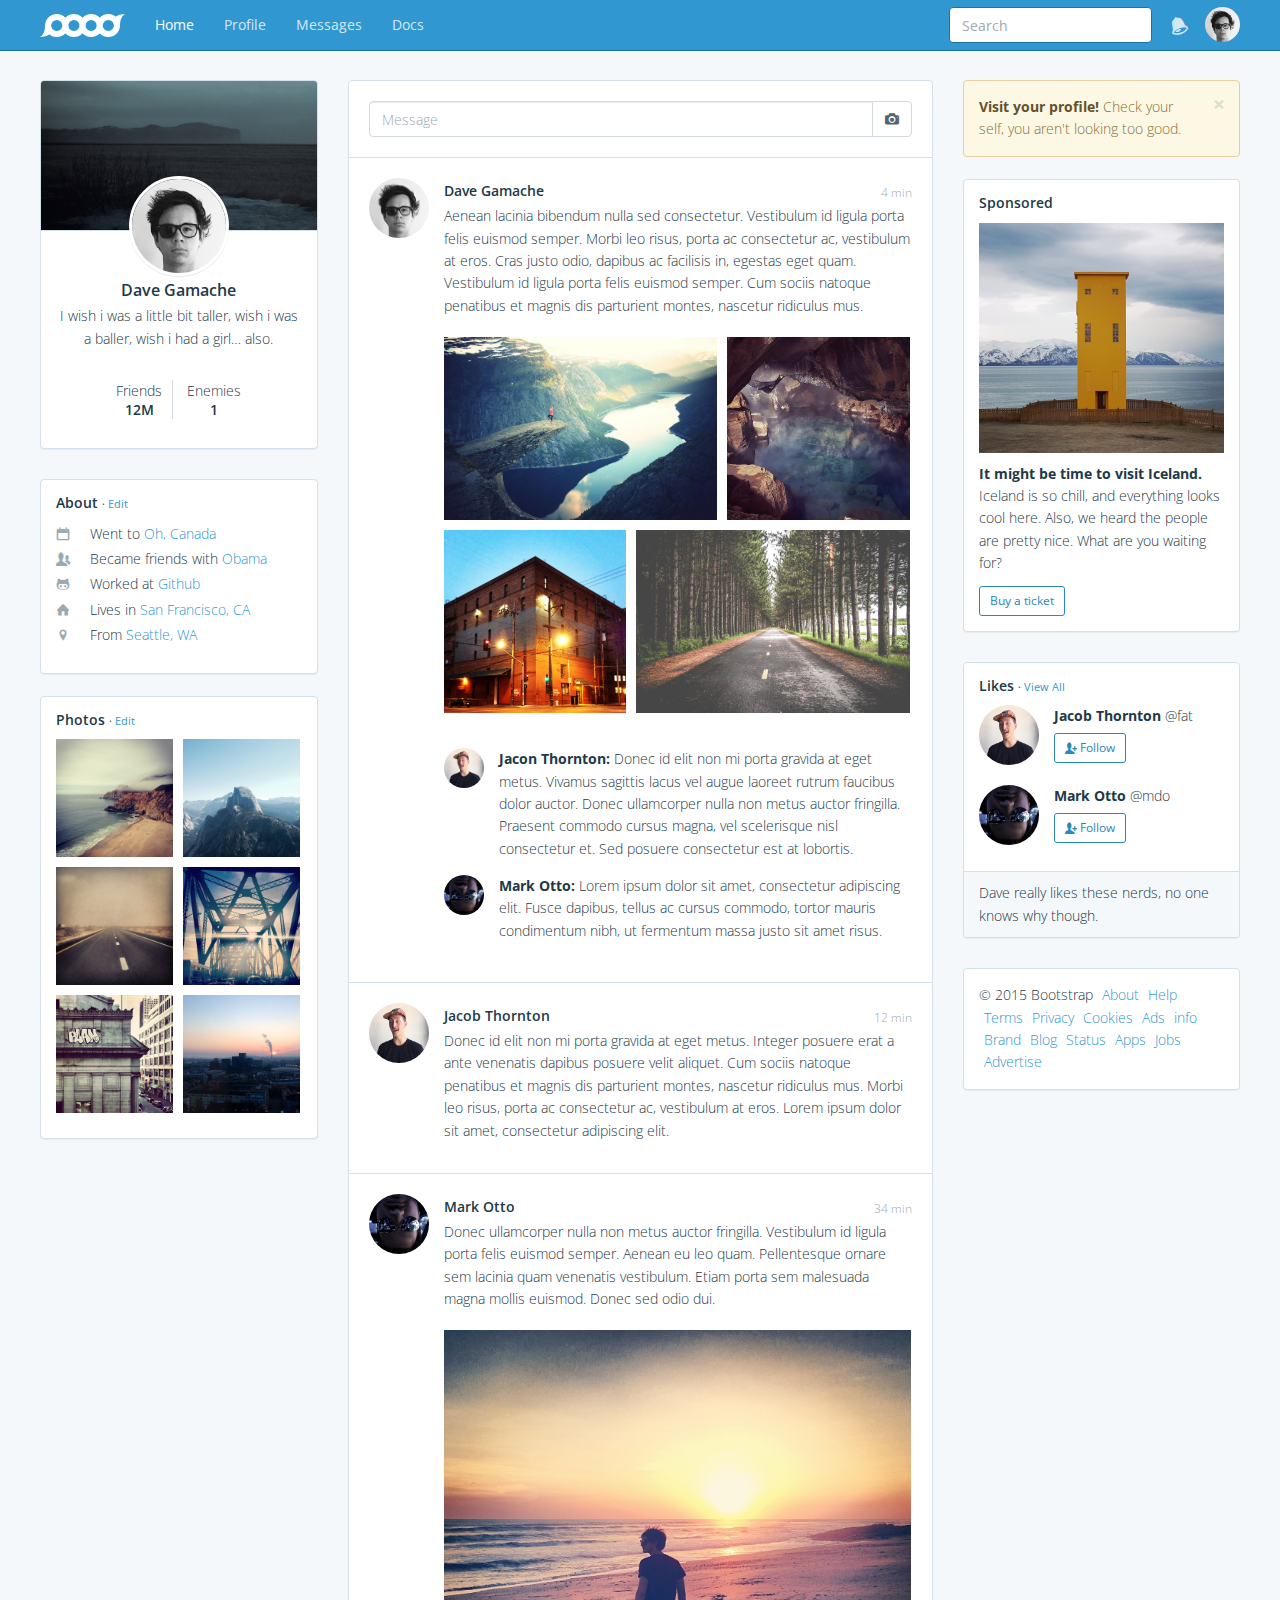
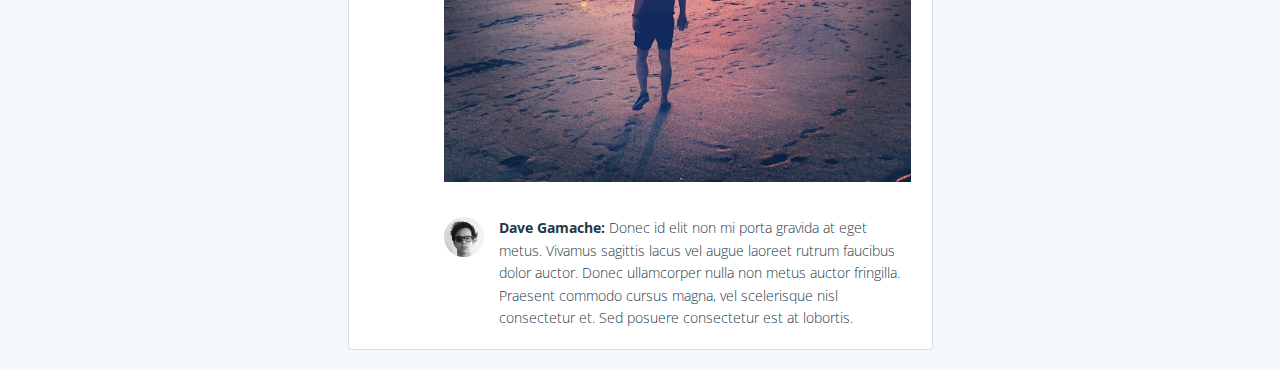
<file: home/index.html>
<!DOCTYPE html>
<html lang="en">
  <head>
    <meta charset="utf-8">
    <meta http-equiv="X-UA-Compatible" content="IE=edge">
    <meta name="viewport" content="width=device-width, initial-scale=1">
    <meta name="description" content="">
    <meta name="keywords" content="">
    <meta name="author" content="">

    <title>
      
        Home &middot; Application theme &middot; Official Bootstrap Themes
      
    </title>

    <link href='http://fonts.googleapis.com/css?family=Open+Sans:400,300,600' rel='stylesheet' type='text/css'>
    <link href="/content/css/toolkit.css" rel="stylesheet">
    
    <link href="/content/css/application.css" rel="stylesheet">

    <style>
      /* note: this is a hack for ios iframe for bootstrap themes shopify page */
      /* this chunk of css is not part of the toolkit :) */
      body {
        width: 1px;
        min-width: 100%;
        *width: 100%;
      }
    </style>

  </head>


<body class="ang">
  <div class="anq" id="app-growl"></div>

<nav class="ck pd ot app-navbar">
  <div class="by">
    <div class="os">
      <button type="button" class="ov collapsed" data-toggle="collapse" data-target="#navbar-collapse-main">
        <span class="cv">Toggle navigation</span>
        <span class="ow"></span>
        <span class="ow"></span>
        <span class="ow"></span>
      </button>
      <a class="e" href="/">
        <img src="/content/img/brand-white.png" alt="brand">
      </a>
    </div>
    <div class="f collapse" id="navbar-collapse-main">

        <ul class="nav navbar-nav st">
          <li class="active">
            <a href="/">Home</a>
          </li>
          <li>
            <a href="/profile/">Profile</a>
          </li>
          <li>
            <a data-toggle="modal" href="/#msgModal">Messages</a>
          </li>
          <li>
            <a href="/docs/">Docs</a>
          </li>
        </ul>

        <ul class="nav navbar-nav oh ale st">
          <li >
            <a class="g" href="/notifications/">
              <span class="h ws"></span>
            </a>
          </li>
          <li>
            <button class="cg fm oy anl" data-toggle="popover">
              <img class="cu" src="/content/img/avatar-dhg.png">
            </button>
          </li>
        </ul>

        <form class="ox oh i" role="search">
          <div class="et">
            <input type="text" class="form-control" data-action="grow" placeholder="Search">
          </div>
        </form>

        <ul class="nav navbar-nav su sv sw">
          <li><a href="/">Home</a></li>
          <li><a href="/profile/">Profile</a></li>
          <li><a href="/notifications/">Notifications</a></li>
          <li><a data-toggle="modal" href="/#msgModal">Messages</a></li>
          <li><a href="/docs/">Docs</a></li>
          <li><a href="/#" data-action="growl">Growl</a></li>
          <li><a href="/login/">Logout</a></li>
        </ul>

        <ul class="nav navbar-nav hidden">
          <li><a href="/#" data-action="growl">Growl</a></li>
          <li><a href="/login/">Logout</a></li>
        </ul>
      </div>
  </div>
</nav>

<div class="cd fade" id="msgModal" tabindex="-1" role="dialog" aria-labelledby="msgModal" aria-hidden="true">
  <div class="modal-dialog">
    <div class="modal-content">
      <div class="d">
        <button type="button" class="close" data-dismiss="modal" aria-hidden="true">&times;</button>
        <button type="button" class="cg fx fp eg k js-newMsg">New message</button>
        <h4 class="modal-title">Messages</h4>
      </div>

      <div class="modal-body amf js-modalBody">
        <div class="up">
          <div class="qp cj ca js-msgGroup">
            <a href="/#" class="b">
              <div class="qg">
                <span class="qk">
                <img class="cu qi" src="/content/img/avatar-fat.jpg">
                </span>
                <div class="qh">
                  <strong>Jacob Thornton</strong> and <strong>1 other</strong>
                  <div class="aof">
                    Aenean eu leo quam. Pellentesque ornare sem lacinia quam &hellip;
                  </div>
                </div>
              </div>
            </a>
            <a href="/#" class="b">
              <div class="qg">
                <span class="qk">
                  <img class="cu qi" src="/content/img/avatar-mdo.png">
                </span>
                <div class="qh">
                  <strong>Mark Otto</strong> and <strong>3 others</strong>
                  <div class="aof">
                    Brunch sustainable placeat vegan bicycle rights yeah…
                  </div>
                </div>
              </div>
            </a>
            <a href="/#" class="b">
              <div class="qg">
                <span class="qk">
                  <img class="cu qi" src="/content/img/avatar-dhg.png">
                </span>
                <div class="qh">
                  <strong>Dave Gamache</strong>
                  <div class="aof">
                    Brunch sustainable placeat vegan bicycle rights yeah…
                  </div>
                </div>
              </div>
            </a>
            <a href="/#" class="b">
              <div class="qg">
                <span class="qk">
                  <img class="cu qi" src="/content/img/avatar-fat.jpg">
                </span>
                <div class="qh">
                  <strong>Jacob Thornton</strong> and <strong>1 other</strong>
                  <div class="aof">
                    Aenean eu leo quam. Pellentesque ornare sem lacinia quam &hellip;
                  </div>
                </div>
              </div>
            </a>
            <a href="/#" class="b">
              <div class="qg">
                <span class="qk">
                  <img class="cu qi" src="/content/img/avatar-mdo.png">
                </span>
                <div class="qh">
                  <strong>Mark Otto</strong> and <strong>3 others</strong>
                  <div class="aof">
                    Brunch sustainable placeat vegan bicycle rights yeah…
                  </div>
                </div>
              </div>
            </a>
            <a href="/#" class="b">
              <div class="qg">
                <span class="qk">
                  <img class="cu qi" src="/content/img/avatar-dhg.png">
                </span>
                <div class="qh">
                  <strong>Dave Gamache</strong>
                  <div class="aof">
                    Brunch sustainable placeat vegan bicycle rights yeah…
                  </div>
                </div>
              </div>
            </a>
            <a href="/#" class="b">
              <div class="qg">
                <span class="qk">
                  <img class="cu qi" src="/content/img/avatar-fat.jpg">
                </span>
                <div class="qh">
                  <strong>Jacob Thornton</strong> and <strong>1 other</strong>
                  <div class="aof">
                    Aenean eu leo quam. Pellentesque ornare sem lacinia quam &hellip;
                  </div>
                </div>
              </div>
            </a>
            <a href="/#" class="b">
              <div class="qg">
                <span class="qk">
                  <img class="cu qi" src="/content/img/avatar-mdo.png">
                </span>
                <div class="qh">
                  <strong>Mark Otto</strong> and <strong>3 others</strong>
                  <div class="aof">
                    Brunch sustainable placeat vegan bicycle rights yeah…
                  </div>
                </div>
              </div>
            </a>
            <a href="/#" class="b">
              <div class="qg">
                <span class="qk">
                  <img class="cu qi" src="/content/img/avatar-dhg.png">
                </span>
                <div class="qh">
                  <strong>Dave Gamache</strong>
                  <div class="aof">
                    Brunch sustainable placeat vegan bicycle rights yeah…
                  </div>
                </div>
              </div>
            </a>
          </div>

          <div class="hide alj js-conversation">
            <ul class="qp aob">
              <li class="qg aoe alu">
                <div class="qh">
                  <div class="aoc">
                    Aenean eu leo quam. Pellentesque ornare sem lacinia quam venenatis vestibulum. Nulla vitae elit libero, a pharetra augue. Maecenas sed diam eget risus varius blandit sit amet non magna. Morbi leo risus, porta ac consectetur ac, vestibulum at eros. Sed posuere consectetur est at lobortis.
                  </div>
                  <div class="aod">
                    <small class="dp">
                      <a href="/#">Dave Gamache</a> at 4:20PM
                    </small>
                  </div>
                </div>
                <a class="qj" href="/#">
                  <img class="cu qi" src="/content/img/avatar-dhg.png">
                </a>
              </li>

              <li class="qg alu">
                <a class="qk" href="/#">
                  <img class="cu qi" src="/content/img/avatar-fat.jpg">
                </a>
                <div class="qh">
                  <div class="aoc">
                   Cras justo odio, dapibus ac facilisis in, egestas eget quam. Duis mollis, est non commodo luctus, nisi erat porttitor ligula, eget lacinia odio sem nec elit. Praesent commodo cursus magna, vel scelerisque nisl consectetur et.
                  </div>
                  <div class="aoc">
                   Vestibulum id ligula porta felis euismod semper. Aenean lacinia bibendum nulla sed consectetur. Cras justo odio, dapibus ac facilisis in, egestas eget quam. Morbi leo risus, porta ac consectetur ac, vestibulum at eros. Praesent commodo cursus magna, vel scelerisque nisl consectetur et. Nullam quis risus eget urna mollis ornare vel eu leo. Morbi leo risus, porta ac consectetur ac, vestibulum at eros.
                  </div>
                  <div class="aoc">
                   Cras mattis consectetur purus sit amet fermentum. Donec sed odio dui. Integer posuere erat a ante venenatis dapibus posuere velit aliquet. Nulla vitae elit libero, a pharetra augue. Donec id elit non mi porta gravida at eget metus.
                  </div>
                  <div class="aod">
                    <small class="dp">
                      <a href="/#">Fat</a> at 4:28PM
                    </small>
                  </div>
                </div>
              </li>

              <li class="qg alu">
                <a class="qk" href="/#">
                  <img class="cu qi" src="/content/img/avatar-mdo.png">
                </a>
                <div class="qh">
                  <div class="aoc">
                   Etiam porta sem malesuada magna mollis euismod. Donec id elit non mi porta gravida at eget metus. Praesent commodo cursus magna, vel scelerisque nisl consectetur et. Etiam porta sem malesuada magna mollis euismod. Morbi leo risus, porta ac consectetur ac, vestibulum at eros. Aenean lacinia bibendum nulla sed consectetur.
                  </div>
                  <div class="aoc">
                   Curabitur blandit tempus porttitor. Integer posuere erat a ante venenatis dapibus posuere velit aliquet. Duis mollis, est non commodo luctus, nisi erat porttitor ligula, eget lacinia odio sem nec elit.
                  </div>
                  <div class="aod">
                    <small class="dp">
                      <a href="/#">Mark Otto</a> at 4:20PM
                    </small>
                  </div>
                </div>
              </li>

              <li class="qg aoe alu">
                <div class="qh">
                  <div class="aoc">
                    Aenean eu leo quam. Pellentesque ornare sem lacinia quam venenatis vestibulum. Nulla vitae elit libero, a pharetra augue. Maecenas sed diam eget risus varius blandit sit amet non magna. Morbi leo risus, porta ac consectetur ac, vestibulum at eros. Sed posuere consectetur est at lobortis.
                  </div>
                  <div class="aod">
                    <small class="dp">
                      <a href="/#">Dave Gamache</a> at 4:20PM
                    </small>
                  </div>
                </div>
                <a class="qj" href="/#">
                  <img class="cu qi" src="/content/img/avatar-dhg.png">
                </a>
              </li>

              <li class="qg alu">
                <a class="qk" href="/#">
                  <img class="cu qi" src="/content/img/avatar-fat.jpg">
                </a>
                <div class="qh">
                  <div class="aoc">
                   Cras justo odio, dapibus ac facilisis in, egestas eget quam. Duis mollis, est non commodo luctus, nisi erat porttitor ligula, eget lacinia odio sem nec elit. Praesent commodo cursus magna, vel scelerisque nisl consectetur et.
                  </div>
                  <div class="aoc">
                   Vestibulum id ligula porta felis euismod semper. Aenean lacinia bibendum nulla sed consectetur. Cras justo odio, dapibus ac facilisis in, egestas eget quam. Morbi leo risus, porta ac consectetur ac, vestibulum at eros. Praesent commodo cursus magna, vel scelerisque nisl consectetur et. Nullam quis risus eget urna mollis ornare vel eu leo. Morbi leo risus, porta ac consectetur ac, vestibulum at eros.
                  </div>
                  <div class="aoc">
                   Cras mattis consectetur purus sit amet fermentum. Donec sed odio dui. Integer posuere erat a ante venenatis dapibus posuere velit aliquet. Nulla vitae elit libero, a pharetra augue. Donec id elit non mi porta gravida at eget metus.
                  </div>
                  <div class="aod">
                    <small class="dp">
                      <a href="/#">Fat</a> at 4:28PM
                    </small>
                  </div>
                </div>
              </li>

              <li class="qg alm">
                <a class="qk" href="/#">
                  <img class="cu qi" src="/content/img/avatar-mdo.png">
                </a>
                <div class="qh">
                  <div class="aoc">
                   Etiam porta sem malesuada magna mollis euismod. Donec id elit non mi porta gravida at eget metus. Praesent commodo cursus magna, vel scelerisque nisl consectetur et. Etiam porta sem malesuada magna mollis euismod. Morbi leo risus, porta ac consectetur ac, vestibulum at eros. Aenean lacinia bibendum nulla sed consectetur.
                  </div>
                  <div class="aoc">
                   Curabitur blandit tempus porttitor. Integer posuere erat a ante venenatis dapibus posuere velit aliquet. Duis mollis, est non commodo luctus, nisi erat porttitor ligula, eget lacinia odio sem nec elit.
                  </div>
                  <div class="aod">
                    <small class="dp">
                      <a href="/#">Mark Otto</a> at 4:20PM
                    </small>
                  </div>
                </div>
              </li>
            </ul>
          </div>
        </div>
      </div>
    </div>
  </div>
</div>

<div class="cd fade" id="userModal" tabindex="-1" role="dialog" aria-labelledby="userModal" aria-hidden="true">
  <div class="modal-dialog">
    <div class="modal-content">
      <div class="d">
        <button type="button" class="close" data-dismiss="modal" aria-hidden="true">&times;</button>
        <h4 class="modal-title">Users</h4>
      </div>

      <div class="modal-body amf">
        <div class="up">
          <ul class="qp cj ca">
            <li class="b">
              <div class="qg">
                <a class="qk" href="/#">
                  <img class="qi cu" src="/content/img/avatar-fat.jpg">
                </a>
                <div class="qh">
                  <button class="cg fm fx eg">
                    <span class="c aol"></span> Follow
                  </button>
                  <strong>Jacob Thornton</strong>
                  <p>@fat - San Francisco</p>
                </div>
              </div>
            </li>
            <li class="b">
              <div class="qg">
                <a class="qk" href="/#">
                  <img class="qi cu" src="/content/img/avatar-dhg.png">
                </a>
                <div class="qh">
                  <button class="cg fm fx eg">
                    <span class="c aol"></span> Follow
                  </button>
                  <strong>Dave Gamache</strong>
                  <p>@dhg - Palo Alto</p>
                </div>
              </div>
            </li>
            <li class="b">
              <div class="qg">
                <a class="qk" href="/#">
                  <img class="qi cu" src="/content/img/avatar-mdo.png">
                </a>
                <div class="qh">
                  <button class="cg fm fx eg">
                    <span class="c aol"></span> Follow
                  </button>
                  <strong>Mark Otto</strong>
                  <p>@mdo - San Francisco</p>
                </div>
              </div>
            </li>
          </ul>
        </div>
      </div>
    </div>
  </div>
</div>


<div class="by amt">
  <div class="gd">
    <div class="go">
      <div class="qw rd aog alu">
        <div class="qy" style="background-image: url(/content/img/iceland.jpg);"></div>
        <div class="qx dj">
          <a href="/profile/">
            <img
              class="aoh"
              src="/content/img/avatar-dhg.png">
          </a>

          <h5 class="qz">
            <a class="aku" href="/profile/">Dave Gamache</a>
          </h5>

          <p class="alu">I wish i was a little bit taller, wish i was a baller, wish i had a girl… also.</p>

          <ul class="aoi">
            <li class="aoj">
              <a href="/#userModal" class="aku" data-toggle="modal">
                Friends
                <h5 class="ali">12M</h5>
              </a>
            </li>

            <li class="aoj">
              <a href="/#userModal" class="aku" data-toggle="modal">
                Enemies
                <h5 class="ali">1</h5>
              </a>
            </li>
          </ul>
        </div>
      </div>

      <div class="qw rd sn sq">
        <div class="qx">
          <h5 class="ald">About <small>· <a href="/#">Edit</a></small></h5>
          <ul class="eb tc">
            <li><span class="dp h xh all"></span>Went to <a href="/#">Oh, Canada</a>
            <li><span class="dp h ajw all"></span>Became friends with <a href="/#">Obama</a>
            <li><span class="dp h abu all"></span>Worked at <a href="/#">Github</a>
            <li><span class="dp h ack all"></span>Lives in <a href="/#">San Francisco, CA</a>
            <li><span class="dp h adt all"></span>From <a href="/#">Seattle, WA</a>
          </ul>
        </div>
      </div>

       <div class="qw rd sn sq">
        <div class="qx">
          <h5 class="ald">Photos <small>· <a href="/#">Edit</a></small></h5>
          <div data-grid="images" data-target-height="150">
            <div>
              <img data-width="640" data-height="640" data-action="zoom" src="/content/img/instagram_5.jpg">
            </div>

            <div>
              <img data-width="640" data-height="640" data-action="zoom" src="/content/img/instagram_6.jpg">
            </div>

            <div>
              <img data-width="640" data-height="640" data-action="zoom" src="/content/img/instagram_7.jpg">
            </div>

            <div>
              <img data-width="640" data-height="640" data-action="zoom" src="/content/img/instagram_8.jpg">
            </div>

            <div>
              <img data-width="640" data-height="640" data-action="zoom" src="/content/img/instagram_9.jpg">
            </div>

            <div>
              <img data-width="640" data-height="640" data-action="zoom" src="/content/img/instagram_10.jpg">
            </div>
          </div>
        </div>
      </div>
    </div>

    <div class="ha">
      <ul class="ca qp anx">

        <li class="qg b aml">
          <div class="input-group">
            <input type="text" class="form-control" placeholder="Message">
            <div class="fj">
              <button type="button" class="cg fm">
                <span class="h xi"></span>
              </button>
            </div>
          </div>
        </li>

        <li class="qg b aml">
          <a class="qk" href="/#">
            <img
              class="qi cu"
              src="/content/img/avatar-dhg.png">
          </a>
          <div class="qh">
            <div class="qo">
              <small class="eg dp">4 min</small>
              <h5>Dave Gamache</h5>
            </div>

            <p>
              Aenean lacinia bibendum nulla sed consectetur. Vestibulum id ligula porta felis euismod semper. Morbi leo risus, porta ac consectetur ac, vestibulum at eros. Cras justo odio, dapibus ac facilisis in, egestas eget quam. Vestibulum id ligula porta felis euismod semper. Cum sociis natoque penatibus et magnis dis parturient montes, nascetur ridiculus mus.
            </p>

            <div class="any" data-grid="images">
              <div style="display: none">
                <img data-action="zoom" data-width="1050" data-height="700" src="/content/img/unsplash_1.jpg">
              </div>

              <div style="display: none">
                <img data-action="zoom" data-width="640" data-height="640" src="/content/img/instagram_1.jpg">
              </div>

              <div style="display: none">
                <img data-action="zoom" data-width="640" data-height="640" src="/content/img/instagram_13.jpg">
              </div>

              <div style="display: none">
                <img data-action="zoom" data-width="1048" data-height="700" src="/content/img/unsplash_2.jpg">
              </div>
            </div>

            <ul class="qp alm">
              <li class="qg">
                <a class="qk" href="/#">
                  <img
                    class="qi cu"
                    src="/content/img/avatar-fat.jpg">
                </a>
                <div class="qh">
                  <strong>Jacon Thornton: </strong>
                  Donec id elit non mi porta gravida at eget metus. Vivamus sagittis lacus vel augue laoreet rutrum faucibus dolor auctor. Donec ullamcorper nulla non metus auctor fringilla. Praesent commodo cursus magna, vel scelerisque nisl consectetur et. Sed posuere consectetur est at lobortis.
                </div>
              </li>
              <li class="qg">
                <a class="qk" href="/#">
                  <img
                    class="qi cu"
                    src="/content/img/avatar-mdo.png">
                </a>
                <div class="qh">
                  <strong>Mark Otto: </strong>
                  Lorem ipsum dolor sit amet, consectetur adipiscing elit. Fusce dapibus, tellus ac cursus commodo, tortor mauris condimentum nibh, ut fermentum massa justo sit amet risus.
                </div>
              </li>
            </ul>
          </div>
        </li>

        <li class="qg b aml">
          <a class="qk" href="/#">
            <img
              class="qi cu"
              src="/content/img/avatar-fat.jpg">
          </a>
          <div class="qh">
            <div class="aoc">
              <div class="qo">
                <small class="eg dp">12 min</small>
                <h5>Jacob Thornton</h5>
              </div>
              <p>
                Donec id elit non mi porta gravida at eget metus. Integer posuere erat a ante venenatis dapibus posuere velit aliquet. Cum sociis natoque penatibus et magnis dis parturient montes, nascetur ridiculus mus. Morbi leo risus, porta ac consectetur ac, vestibulum at eros. Lorem ipsum dolor sit amet, consectetur adipiscing elit.
              </p>
            </div>
          </div>
        </li>

        <li class="qg b aml">
          <a class="qk" href="/#">
            <img
              class="qi cu"
              src="/content/img/avatar-mdo.png">
          </a>
          <div class="qh">
            <div class="qo">
              <small class="eg dp">34 min</small>
              <h5>Mark Otto</h5>
            </div>

            <p>
              Donec ullamcorper nulla non metus auctor fringilla. Vestibulum id ligula porta felis euismod semper. Aenean eu leo quam. Pellentesque ornare sem lacinia quam venenatis vestibulum. Etiam porta sem malesuada magna mollis euismod. Donec sed odio dui.
            </p>

            <div class="any" data-grid="images">
              <img style="display: none" data-width="640" data-height="640" data-action="zoom" src="/content/img/instagram_3.jpg">
            </div>

            <ul class="qp">
              <li class="qg">
                <a class="qk" href="/#">
                  <img
                    class="qi cu"
                    src="/content/img/avatar-dhg.png">
                </a>
                <div class="qh">
                  <strong>Dave Gamache: </strong>
                  Donec id elit non mi porta gravida at eget metus. Vivamus sagittis lacus vel augue laoreet rutrum faucibus dolor auctor. Donec ullamcorper nulla non metus auctor fringilla. Praesent commodo cursus magna, vel scelerisque nisl consectetur et. Sed posuere consectetur est at lobortis.
                </div>
              </li>
            </ul>
          </div>
        </li>
      </ul>
    </div>
    <div class="go">
      <div class="alert pw alert-dismissible st" role="alert">
        <button type="button" class="close" data-dismiss="alert" aria-label="Close"><span aria-hidden="true">&times;</span></button>
        <a class="ps" href="/profile">Visit your profile!</a> Check your self, you aren't looking too good.
      </div>

      <div class="qw rd alu st">
        <div class="qx">
          <h5 class="ald">Sponsored</h5>
          <div data-grid="images" data-target-height="150">
            <img class="qi" data-width="640" data-height="640" data-action="zoom" src="/content/img/instagram_2.jpg">
          </div>
          <p><strong>It might be time to visit Iceland.</strong> Iceland is so chill, and everything looks cool here. Also, we heard the people are pretty nice. What are you waiting for?</p>
          <button class="cg ts fx">Buy a ticket</button>
        </div>
      </div>

      <div class="qw rd alu st">
        <div class="qx">
        <h5 class="ald">Likes <small>· <a href="/#">View All</a></small></h5>
        <ul class="qp anx">
          <li class="qg alm">
            <a class="qk" href="/#">
              <img
                class="qi cu"
                src="/content/img/avatar-fat.jpg">
            </a>
            <div class="qh">
              <strong>Jacob Thornton</strong> @fat
              <div class="aoa">
                <button class="cg ts fx">
                  <span class="h vc"></span> Follow</button>
              </div>
            </div>
          </li>
           <li class="qg">
            <a class="qk" href="/#">
              <img
                class="qi cu"
                src="/content/img/avatar-mdo.png">
            </a>
            <div class="qh">
              <strong>Mark Otto</strong> @mdo
              <div class="aoa">
                <button class="cg ts fx">
                  <span class="h vc"></span> Follow</button></button>
              </div>
            </div>
          </li>
        </ul>
        </div>
        <div class="ra">
          Dave really likes these nerds, no one knows why though.
        </div>
      </div>

      <div class="qw rd aok">
        <div class="qx">
          © 2015 Bootstrap

          <a href="/#">About</a>
          <a href="/#">Help</a>
          <a href="/#">Terms</a>
          <a href="/#">Privacy</a>
          <a href="/#">Cookies</a>
          <a href="/#">Ads </a>

          <a href="/#">info</a>
          <a href="/#">Brand</a>
          <a href="/#">Blog</a>
          <a href="/#">Status</a>
          <a href="/#">Apps</a>
          <a href="/#">Jobs</a>
          <a href="/#">Advertise</a>
        </div>
      </div>
    </div>
  </div>
</div>


    <script src="/content/js/jquery.min.js"></script>
    <script src="/content/js/chart.js"></script>
    <script src="/content/js/toolkit.js"></script>
    <script src="/content/js/application.js"></script>
    <script>
      // execute/clear BS loaders for docs
      $(function(){
        if (window.BS&&window.BS.loader&&window.BS.loader.length) {
          while(BS.loader.length){(BS.loader.pop())()}
        }
      })
    </script>
  </body>
</html>
</file>
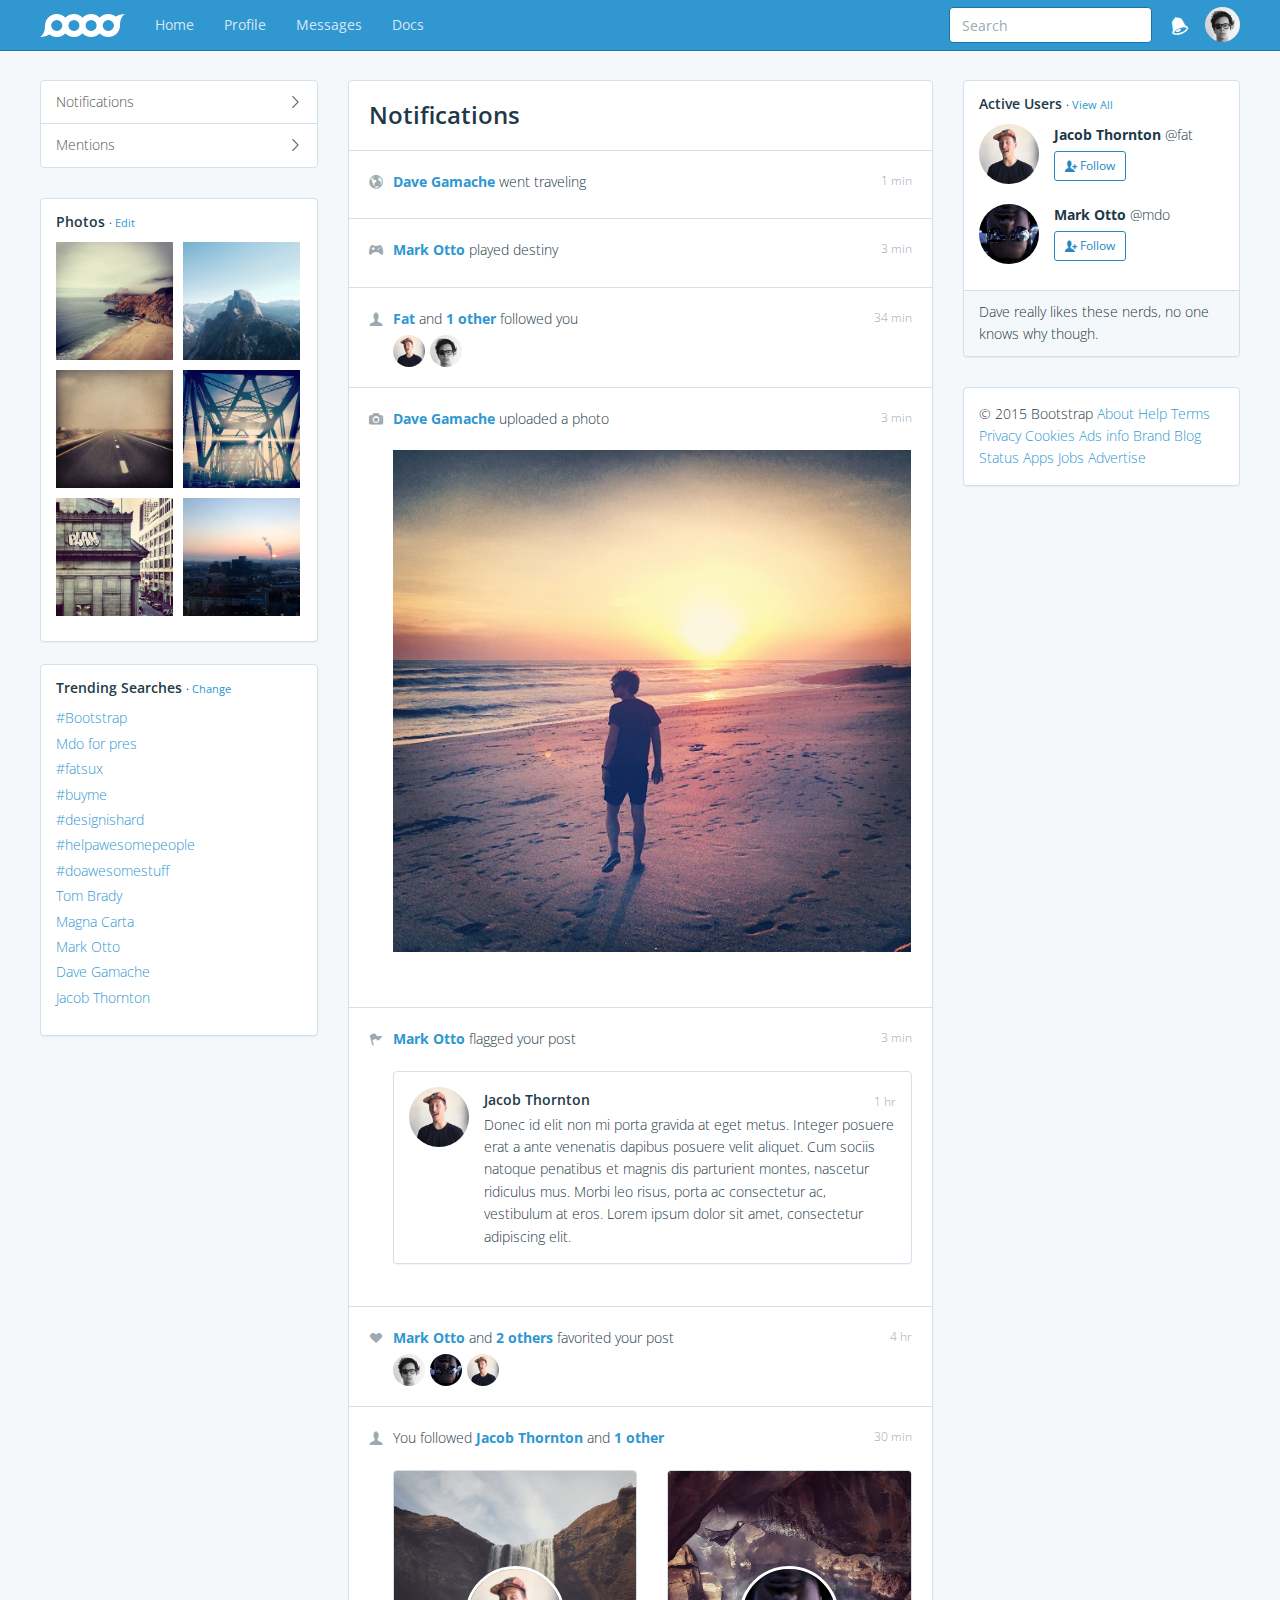
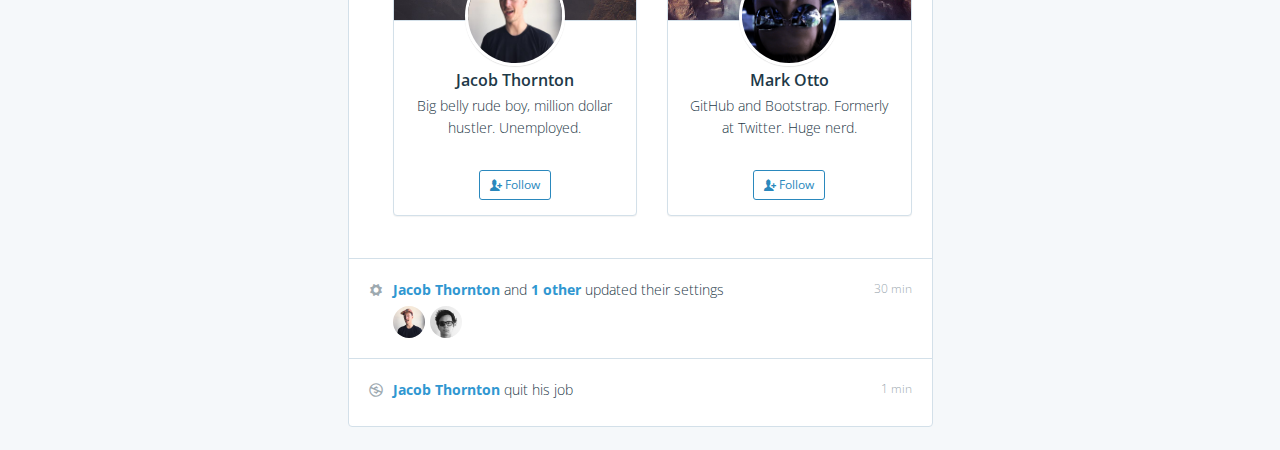
<file: notifications/index.html>
<!DOCTYPE html>
<html lang="en">
  <head>
    <meta charset="utf-8">
    <meta http-equiv="X-UA-Compatible" content="IE=edge">
    <meta name="viewport" content="width=device-width, initial-scale=1">
    <meta name="description" content="">
    <meta name="keywords" content="">
    <meta name="author" content="">

    <title>
      
        Notifications &middot; Application theme &middot; Official Bootstrap Themes
      
    </title>

    <link href='http://fonts.googleapis.com/css?family=Open+Sans:400,300,600' rel='stylesheet' type='text/css'>
    <link href="/content/css/toolkit.css" rel="stylesheet">
    
    <link href="/content/css/application.css" rel="stylesheet">

    <style>
      /* note: this is a hack for ios iframe for bootstrap themes shopify page */
      /* this chunk of css is not part of the toolkit :) */
      body {
        width: 1px;
        min-width: 100%;
        *width: 100%;
      }
    </style>

  </head>


<body class="ang">
  <div class="anq" id="app-growl"></div>

<nav class="ck pd ot app-navbar">
  <div class="by">
    <div class="os">
      <button type="button" class="ov collapsed" data-toggle="collapse" data-target="#navbar-collapse-main">
        <span class="cv">Toggle navigation</span>
        <span class="ow"></span>
        <span class="ow"></span>
        <span class="ow"></span>
      </button>
      <a class="e" href="/">
        <img src="/content/img/brand-white.png" alt="brand">
      </a>
    </div>
    <div class="f collapse" id="navbar-collapse-main">

        <ul class="nav navbar-nav st">
          <li>
            <a href="/">Home</a>
          </li>
          <li>
            <a href="/profile/">Profile</a>
          </li>
          <li>
            <a data-toggle="modal" href="#msgModal">Messages</a>
          </li>
          <li>
            <a href="/docs/">Docs</a>
          </li>
        </ul>

        <ul class="nav navbar-nav oh ale st">
          <li class="active">
            <a class="g" href="/notifications/">
              <span class="h ws"></span>
            </a>
          </li>
          <li>
            <button class="cg fm oy anl" data-toggle="popover">
              <img class="cu" src="/content/img/avatar-dhg.png">
            </button>
          </li>
        </ul>

        <form class="ox oh i" role="search">
          <div class="et">
            <input type="text" class="form-control" data-action="grow" placeholder="Search">
          </div>
        </form>

        <ul class="nav navbar-nav su sv sw">
          <li><a href="/">Home</a></li>
          <li><a href="/profile/">Profile</a></li>
          <li><a href="/notifications/">Notifications</a></li>
          <li><a data-toggle="modal" href="#msgModal">Messages</a></li>
          <li><a href="/docs/">Docs</a></li>
          <li><a href="#" data-action="growl">Growl</a></li>
          <li><a href="/login/">Logout</a></li>
        </ul>

        <ul class="nav navbar-nav hidden">
          <li><a href="#" data-action="growl">Growl</a></li>
          <li><a href="/login/">Logout</a></li>
        </ul>
      </div>
  </div>
</nav>

<div class="cd fade" id="msgModal" tabindex="-1" role="dialog" aria-labelledby="msgModal" aria-hidden="true">
  <div class="modal-dialog">
    <div class="modal-content">
      <div class="d">
        <button type="button" class="close" data-dismiss="modal" aria-hidden="true">&times;</button>
        <button type="button" class="cg fx fp eg k js-newMsg">New message</button>
        <h4 class="modal-title">Messages</h4>
      </div>

      <div class="modal-body amf js-modalBody">
        <div class="up">
          <div class="qp cj ca js-msgGroup">
            <a href="#" class="b">
              <div class="qg">
                <span class="qk">
                <img class="cu qi" src="/content/img/avatar-fat.jpg">
                </span>
                <div class="qh">
                  <strong>Jacob Thornton</strong> and <strong>1 other</strong>
                  <div class="aof">
                    Aenean eu leo quam. Pellentesque ornare sem lacinia quam &hellip;
                  </div>
                </div>
              </div>
            </a>
            <a href="#" class="b">
              <div class="qg">
                <span class="qk">
                  <img class="cu qi" src="/content/img/avatar-mdo.png">
                </span>
                <div class="qh">
                  <strong>Mark Otto</strong> and <strong>3 others</strong>
                  <div class="aof">
                    Brunch sustainable placeat vegan bicycle rights yeah…
                  </div>
                </div>
              </div>
            </a>
            <a href="#" class="b">
              <div class="qg">
                <span class="qk">
                  <img class="cu qi" src="/content/img/avatar-dhg.png">
                </span>
                <div class="qh">
                  <strong>Dave Gamache</strong>
                  <div class="aof">
                    Brunch sustainable placeat vegan bicycle rights yeah…
                  </div>
                </div>
              </div>
            </a>
            <a href="#" class="b">
              <div class="qg">
                <span class="qk">
                  <img class="cu qi" src="/content/img/avatar-fat.jpg">
                </span>
                <div class="qh">
                  <strong>Jacob Thornton</strong> and <strong>1 other</strong>
                  <div class="aof">
                    Aenean eu leo quam. Pellentesque ornare sem lacinia quam &hellip;
                  </div>
                </div>
              </div>
            </a>
            <a href="#" class="b">
              <div class="qg">
                <span class="qk">
                  <img class="cu qi" src="/content/img/avatar-mdo.png">
                </span>
                <div class="qh">
                  <strong>Mark Otto</strong> and <strong>3 others</strong>
                  <div class="aof">
                    Brunch sustainable placeat vegan bicycle rights yeah…
                  </div>
                </div>
              </div>
            </a>
            <a href="#" class="b">
              <div class="qg">
                <span class="qk">
                  <img class="cu qi" src="/content/img/avatar-dhg.png">
                </span>
                <div class="qh">
                  <strong>Dave Gamache</strong>
                  <div class="aof">
                    Brunch sustainable placeat vegan bicycle rights yeah…
                  </div>
                </div>
              </div>
            </a>
            <a href="#" class="b">
              <div class="qg">
                <span class="qk">
                  <img class="cu qi" src="/content/img/avatar-fat.jpg">
                </span>
                <div class="qh">
                  <strong>Jacob Thornton</strong> and <strong>1 other</strong>
                  <div class="aof">
                    Aenean eu leo quam. Pellentesque ornare sem lacinia quam &hellip;
                  </div>
                </div>
              </div>
            </a>
            <a href="#" class="b">
              <div class="qg">
                <span class="qk">
                  <img class="cu qi" src="/content/img/avatar-mdo.png">
                </span>
                <div class="qh">
                  <strong>Mark Otto</strong> and <strong>3 others</strong>
                  <div class="aof">
                    Brunch sustainable placeat vegan bicycle rights yeah…
                  </div>
                </div>
              </div>
            </a>
            <a href="#" class="b">
              <div class="qg">
                <span class="qk">
                  <img class="cu qi" src="/content/img/avatar-dhg.png">
                </span>
                <div class="qh">
                  <strong>Dave Gamache</strong>
                  <div class="aof">
                    Brunch sustainable placeat vegan bicycle rights yeah…
                  </div>
                </div>
              </div>
            </a>
          </div>

          <div class="hide alj js-conversation">
            <ul class="qp aob">
              <li class="qg aoe alu">
                <div class="qh">
                  <div class="aoc">
                    Aenean eu leo quam. Pellentesque ornare sem lacinia quam venenatis vestibulum. Nulla vitae elit libero, a pharetra augue. Maecenas sed diam eget risus varius blandit sit amet non magna. Morbi leo risus, porta ac consectetur ac, vestibulum at eros. Sed posuere consectetur est at lobortis.
                  </div>
                  <div class="aod">
                    <small class="dp">
                      <a href="#">Dave Gamache</a> at 4:20PM
                    </small>
                  </div>
                </div>
                <a class="qj" href="#">
                  <img class="cu qi" src="/content/img/avatar-dhg.png">
                </a>
              </li>

              <li class="qg alu">
                <a class="qk" href="#">
                  <img class="cu qi" src="/content/img/avatar-fat.jpg">
                </a>
                <div class="qh">
                  <div class="aoc">
                   Cras justo odio, dapibus ac facilisis in, egestas eget quam. Duis mollis, est non commodo luctus, nisi erat porttitor ligula, eget lacinia odio sem nec elit. Praesent commodo cursus magna, vel scelerisque nisl consectetur et.
                  </div>
                  <div class="aoc">
                   Vestibulum id ligula porta felis euismod semper. Aenean lacinia bibendum nulla sed consectetur. Cras justo odio, dapibus ac facilisis in, egestas eget quam. Morbi leo risus, porta ac consectetur ac, vestibulum at eros. Praesent commodo cursus magna, vel scelerisque nisl consectetur et. Nullam quis risus eget urna mollis ornare vel eu leo. Morbi leo risus, porta ac consectetur ac, vestibulum at eros.
                  </div>
                  <div class="aoc">
                   Cras mattis consectetur purus sit amet fermentum. Donec sed odio dui. Integer posuere erat a ante venenatis dapibus posuere velit aliquet. Nulla vitae elit libero, a pharetra augue. Donec id elit non mi porta gravida at eget metus.
                  </div>
                  <div class="aod">
                    <small class="dp">
                      <a href="#">Fat</a> at 4:28PM
                    </small>
                  </div>
                </div>
              </li>

              <li class="qg alu">
                <a class="qk" href="#">
                  <img class="cu qi" src="/content/img/avatar-mdo.png">
                </a>
                <div class="qh">
                  <div class="aoc">
                   Etiam porta sem malesuada magna mollis euismod. Donec id elit non mi porta gravida at eget metus. Praesent commodo cursus magna, vel scelerisque nisl consectetur et. Etiam porta sem malesuada magna mollis euismod. Morbi leo risus, porta ac consectetur ac, vestibulum at eros. Aenean lacinia bibendum nulla sed consectetur.
                  </div>
                  <div class="aoc">
                   Curabitur blandit tempus porttitor. Integer posuere erat a ante venenatis dapibus posuere velit aliquet. Duis mollis, est non commodo luctus, nisi erat porttitor ligula, eget lacinia odio sem nec elit.
                  </div>
                  <div class="aod">
                    <small class="dp">
                      <a href="#">Mark Otto</a> at 4:20PM
                    </small>
                  </div>
                </div>
              </li>

              <li class="qg aoe alu">
                <div class="qh">
                  <div class="aoc">
                    Aenean eu leo quam. Pellentesque ornare sem lacinia quam venenatis vestibulum. Nulla vitae elit libero, a pharetra augue. Maecenas sed diam eget risus varius blandit sit amet non magna. Morbi leo risus, porta ac consectetur ac, vestibulum at eros. Sed posuere consectetur est at lobortis.
                  </div>
                  <div class="aod">
                    <small class="dp">
                      <a href="#">Dave Gamache</a> at 4:20PM
                    </small>
                  </div>
                </div>
                <a class="qj" href="#">
                  <img class="cu qi" src="/content/img/avatar-dhg.png">
                </a>
              </li>

              <li class="qg alu">
                <a class="qk" href="#">
                  <img class="cu qi" src="/content/img/avatar-fat.jpg">
                </a>
                <div class="qh">
                  <div class="aoc">
                   Cras justo odio, dapibus ac facilisis in, egestas eget quam. Duis mollis, est non commodo luctus, nisi erat porttitor ligula, eget lacinia odio sem nec elit. Praesent commodo cursus magna, vel scelerisque nisl consectetur et.
                  </div>
                  <div class="aoc">
                   Vestibulum id ligula porta felis euismod semper. Aenean lacinia bibendum nulla sed consectetur. Cras justo odio, dapibus ac facilisis in, egestas eget quam. Morbi leo risus, porta ac consectetur ac, vestibulum at eros. Praesent commodo cursus magna, vel scelerisque nisl consectetur et. Nullam quis risus eget urna mollis ornare vel eu leo. Morbi leo risus, porta ac consectetur ac, vestibulum at eros.
                  </div>
                  <div class="aoc">
                   Cras mattis consectetur purus sit amet fermentum. Donec sed odio dui. Integer posuere erat a ante venenatis dapibus posuere velit aliquet. Nulla vitae elit libero, a pharetra augue. Donec id elit non mi porta gravida at eget metus.
                  </div>
                  <div class="aod">
                    <small class="dp">
                      <a href="#">Fat</a> at 4:28PM
                    </small>
                  </div>
                </div>
              </li>

              <li class="qg alm">
                <a class="qk" href="#">
                  <img class="cu qi" src="/content/img/avatar-mdo.png">
                </a>
                <div class="qh">
                  <div class="aoc">
                   Etiam porta sem malesuada magna mollis euismod. Donec id elit non mi porta gravida at eget metus. Praesent commodo cursus magna, vel scelerisque nisl consectetur et. Etiam porta sem malesuada magna mollis euismod. Morbi leo risus, porta ac consectetur ac, vestibulum at eros. Aenean lacinia bibendum nulla sed consectetur.
                  </div>
                  <div class="aoc">
                   Curabitur blandit tempus porttitor. Integer posuere erat a ante venenatis dapibus posuere velit aliquet. Duis mollis, est non commodo luctus, nisi erat porttitor ligula, eget lacinia odio sem nec elit.
                  </div>
                  <div class="aod">
                    <small class="dp">
                      <a href="#">Mark Otto</a> at 4:20PM
                    </small>
                  </div>
                </div>
              </li>
            </ul>
          </div>
        </div>
      </div>
    </div>
  </div>
</div>


<div class="by amt">
  <div class="gd">
    <div class="go">

      <div class="ca alu">
        <a href="#" class="b">
          <span class="h uy eg"></span>
          Notifications
        </a>
        <a href="#" class="b">
          <span class="h uy eg"></span>
          Mentions
        </a>
      </div>

       <div class="qw rd sn sq">
        <div class="qx">
          <h5 class="ald">Photos <small>· <a href="#">Edit</a></small></h5>
          <div data-grid="images" data-target-height="150">
            <div>
              <img data-width="640" data-height="640" data-action="zoom" src="/content/img/instagram_5.jpg">
            </div>

            <div>
              <img data-width="640" data-height="640" data-action="zoom" src="/content/img/instagram_6.jpg">
            </div>

            <div>
              <img data-width="640" data-height="640" data-action="zoom" src="/content/img/instagram_7.jpg">
            </div>

            <div>
              <img data-width="640" data-height="640" data-action="zoom" src="/content/img/instagram_8.jpg">
            </div>

            <div>
              <img data-width="640" data-height="640" data-action="zoom" src="/content/img/instagram_9.jpg">
            </div>

            <div>
              <img data-width="640" data-height="640" data-action="zoom" src="/content/img/instagram_10.jpg">
            </div>
          </div>
        </div>
      </div>

      <div class="qw rd sn sq">
        <div class="qx">
          <h5 class="ald">Trending Searches <small>· <a href="#">Change</a></small></h5>
          <ul class="eb tc">
            <li><a href="#">#Bootstrap</a>
            <li><a href="#">Mdo for pres</a>
            <li><a href="#">#fatsux</a>
            <li><a href="#">#buyme</a>
            <li><a href="#">#designishard</a>
            <li><a href="#">#helpawesomepeople</a>
            <li><a href="#">#doawesomestuff</a>
            <li><a href="#">Tom Brady</a>
            <li><a href="#">Magna Carta</a>
            <li><a href="#">Mark Otto</a>
            <li><a href="#">Dave Gamache</a>
            <li><a href="#">Jacob Thornton</a>
          </ul>
        </div>
      </div>
    </div>

    <div class="ha">
      <ul class="ca qp anx">
        <li class="b aml">
          <h3 class="alc">Notifications</h3>
        </li>

        <li class="b qg aml">
          <div class="qk">
            <span class="h abv dp"></span>
          </div>

          <div class="qh">
            <small class="eg dp">1 min</small>
            <div class="qo">
              <a href="#"><strong>Dave Gamache</strong></a> went traveling
            </div>

          </div>
        </li>

        <li class="b qg aml">
          <div class="qk">
            <span class="h abr dp"></span>
          </div>

          <div class="qh">
            <small class="eg dp">3 min</small>
            <div class="qo">
              <a href="#"><strong>Mark Otto</strong></a> played destiny
            </div>

          </div>
        </li>

        <li class="b qg aml">
          <div class="qk">
            <span class="h ajv dp"></span>
          </div>

          <div class="qh">
            <small class="eg dp">34 min</small>
            <div class="qo">
              <a href="#"><strong>Fat</strong></a> and <a href="#"><strong>1 other</strong></a> followed you
            </div>
            <ul class="ano">
              <li class="anp"><img class="cu" src="/content/img/avatar-fat.jpg">
              <li class="anp"><img class="cu" src="/content/img/avatar-dhg.png">
            </ul>
          </div>
        </li>

        <li class="b qg aml">
          <div class="qk">
            <span class="h xi dp"></span>
          </div>

          <div class="qh">
            <small class="eg dp">3 min</small>
            <div class="qo">
              <a href="#"><strong>Dave Gamache</strong></a> uploaded a photo
            </div>

            <div class="any" data-grid="images">
              <img style="display: none" data-width="640" data-height="640" data-action="zoom" src="/content/img/instagram_3.jpg">
            </div>
          </div>
        </li>

        <li class="b qg aml">
          <div class="qk">
            <span class="h aax dp"></span>
          </div>

          <div class="qh">
            <small class="eg dp">3 min</small>
            <div class="qo">
              <a href="#"><strong>Mark Otto</strong></a> flagged your post
            </div>

            <div class="qw rd alk">
              <div class="qx">
                <div class="qg">
                  <a class="qk" href="#">
                    <img
                      class="qi cu"
                      src="/content/img/avatar-fat.jpg">
                  </a>
                  <div class="qh">
                    <div class="aoc">
                      <div class="qo">
                        <small class="eg dp">1 hr</small>
                        <h5 class="alf">Jacob Thornton</h5>
                      </div>
                      Donec id elit non mi porta gravida at eget metus. Integer posuere erat a ante venenatis dapibus posuere velit aliquet. Cum sociis natoque penatibus et magnis dis parturient montes, nascetur ridiculus mus. Morbi leo risus, porta ac consectetur ac, vestibulum at eros. Lorem ipsum dolor sit amet, consectetur adipiscing elit.
                    </div>
                  </div>
                </div>
              </div>
            </div>
          </div>
        </li>

        <li class="b qg aml">
          <div class="qk">
            <span class="h ach dp"></span>
          </div>

          <div class="qh">
            <small class="eg dp">4 hr</small>
            <div class="qo">
              <a href="#"><strong>Mark Otto</strong></a> and <a href="#"><strong>2 others</strong></a> favorited your post
            </div>
            <ul class="ano">
              <li class="anp"><img class="cu" src="/content/img/avatar-dhg.png">
              <li class="anp"><img class="cu" src="/content/img/avatar-mdo.png">
              <li class="anp"><img class="cu" src="/content/img/avatar-fat.jpg">
            </ul>
          </div>
        </li>

        <li class="b qg aml">
          <div class="qk">
            <span class="h ajv dp"></span>
          </div>

          <div class="qh">
            <small class="eg dp">30 min</small>
            <div class="qo">
              You followed <a href="#"><strong>Jacob Thornton</strong></a> and <a href="#"><strong>1 other</strong></a>
            </div>

            <div class="alk">
              <div class="gd">
                <div class="ha">
                  <div class="qw rd aog">
                    <div class="qy"
                         style="background-image: url(/content/img/instagram_4.jpg);"></div>
                    <div class="qx dj">
                      <img class="aoh" src="/content/img/avatar-fat.jpg">

                      <h5 class="qz">Jacob Thornton</h5>
                      <p class="alu">Big belly rude boy, million dollar hustler. Unemployed.</p>

                      <button class="cg ts fx">
                        <span class="h vc"></span> Follow
                      </button>
                    </div>
                  </div>
                </div>

                 <div class="ha">
                  <div class="qw rd aog">
                    <div class="qy"
                         style="background-image: url(/content/img/instagram_1.jpg);"></div>
                    <div class="qx dj">
                      <img class="aoh" src="/content/img/avatar-mdo.png">

                      <h5 class="qz">Mark Otto</h5>
                      <p class="alu">GitHub and Bootstrap. Formerly at Twitter. Huge nerd.</p>

                      <button class="cg ts fx">
                        <span class="h vc"></span> Follow
                      </button>
                    </div>
                  </div>
                </div>
              </div>
            </div>
          </div>
        </li>

        <li class="b qg aml">
          <div class="qk">
            <span class="h yl dp"></span>
          </div>

          <div class="qh">
            <small class="eg dp">30 min</small>
            <div class="qo">
              <a href="#"><strong>Jacob Thornton</strong></a> and <a href="#"><strong>1 other</strong></a> updated their settings
            </div>
            <ul class="ano">
              <li class="anp"><img class="cu" src="/content/img/avatar-fat.jpg">
              <li class="anp"><img class="cu" src="/content/img/avatar-dhg.png">
            </ul>
          </div>
        </li>

        <li class="b qg aml">
          <div class="qk">
            <span class="h zc dp"></span>
          </div>

          <div class="qh">
            <small class="eg dp">1 min</small>
            <div class="qo">
              <a href="#"><strong>Jacob Thornton</strong></a> quit his job
            </div>

          </div>
        </li>
      </ul>
    </div>
    <div class="go">
      <div class="qw rd alu st">
        <div class="qx">
        <h5 class="ald">Active Users <small>· <a href="#">View All</a></small></h5>
        <ul class="qp anx">
          <li class="qg alm">
            <a class="qk" href="#">
              <img
                class="qi cu"
                src="/content/img/avatar-fat.jpg">
            </a>
            <div class="qh">
              <strong>Jacob Thornton</strong> @fat
              <div class="aoa">
                <button class="cg ts fx">
                  <span class="h vc"></span> Follow</button>
              </div>
            </div>
          </li>
           <li class="qg">
            <a class="qk" href="#">
              <img
                class="qi cu"
                src="/content/img/avatar-mdo.png">
            </a>
            <div class="qh">
              <strong>Mark Otto</strong> @mdo
              <div class="aoa">
                <button class="cg ts fx">
                  <span class="h vc"></span> Follow</button></button>
              </div>
            </div>
          </li>
        </ul>
        </div>
        <div class="ra">
          Dave really likes these nerds, no one knows why though.
        </div>
      </div>


        <div class="qw rd">
          <div class="qx">
          © 2015 Bootstrap

          <a href="#">About</a>
          <a href="#">Help</a>
          <a href="#">Terms</a>
          <a href="#">Privacy</a>
          <a href="#">Cookies</a>
          <a href="#">Ads </a>

          <a href="#">info</a>
          <a href="#">Brand</a>
          <a href="#">Blog</a>
          <a href="#">Status</a>
          <a href="#">Apps</a>
          <a href="#">Jobs</a>
          <a href="#">Advertise</a>
          </div>
      </div>
    </div>
  </div>
</div>


    <script src="/content/js/jquery.min.js"></script>
    <script src="/content/js/chart.js"></script>
    <script src="/content/js/toolkit.js"></script>
    <script src="/content/js/application.js"></script>
    <script>
      // execute/clear BS loaders for docs
      $(function(){
        if (window.BS&&window.BS.loader&&window.BS.loader.length) {
          while(BS.loader.length){(BS.loader.pop())()}
        }
      })
    </script>
  </body>
</html>
</file>
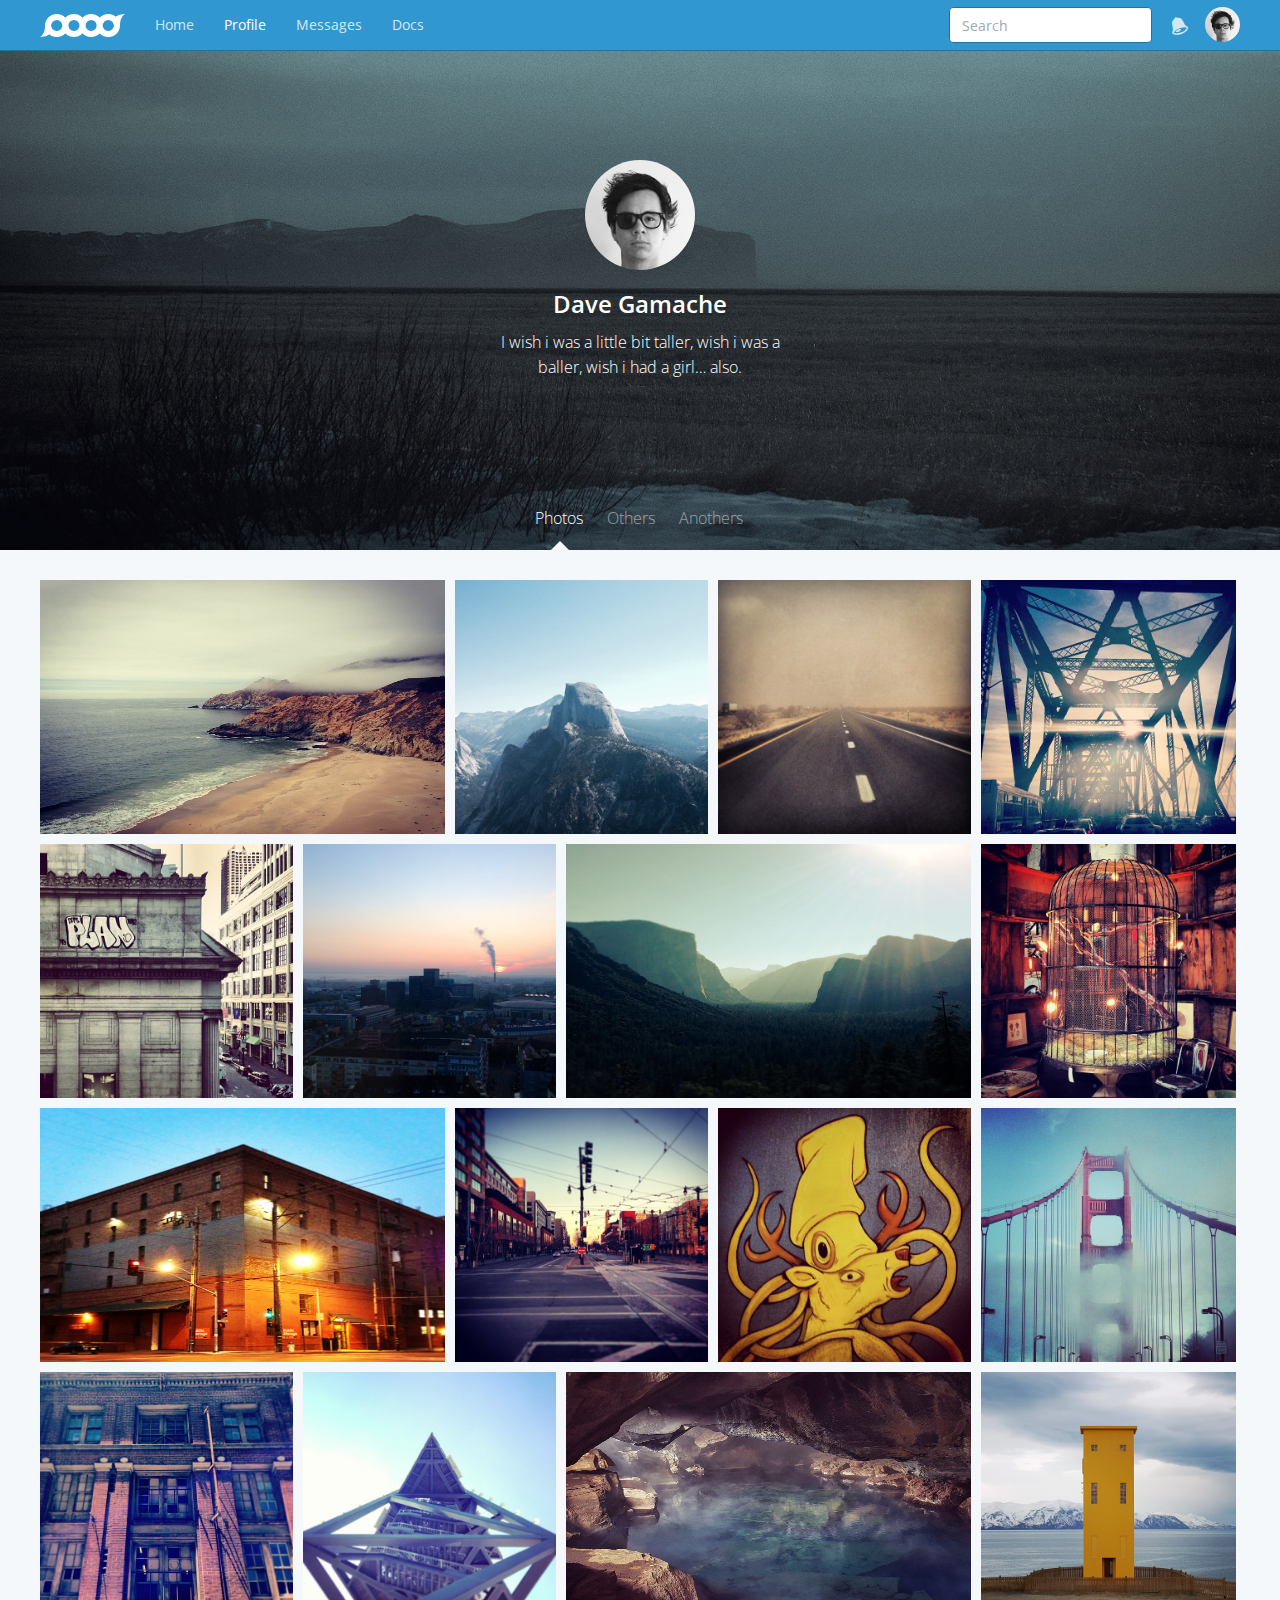
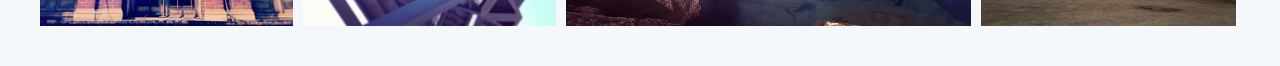
<file: profile/index.html>
<!DOCTYPE html>
<html lang="en">
  <head>
    <meta charset="utf-8">
    <meta http-equiv="X-UA-Compatible" content="IE=edge">
    <meta name="viewport" content="width=device-width, initial-scale=1">
    <meta name="description" content="">
    <meta name="keywords" content="">
    <meta name="author" content="">

    <title>
      
        Profile &middot; Application theme &middot; Official Bootstrap Themes
      
    </title>

    <link href='http://fonts.googleapis.com/css?family=Open+Sans:400,300,600' rel='stylesheet' type='text/css'>
    <link href="/content/css/toolkit.css" rel="stylesheet">
    
    <link href="/content/css/application.css" rel="stylesheet">

    <style>
      /* note: this is a hack for ios iframe for bootstrap themes shopify page */
      /* this chunk of css is not part of the toolkit :) */
      body {
        width: 1px;
        min-width: 100%;
        *width: 100%;
      }
    </style>

  </head>


<body class="ang">
  <div class="cd fade" id="msgModal" tabindex="-1" role="dialog" aria-labelledby="msgModal" aria-hidden="true">
  <div class="modal-dialog">
    <div class="modal-content">
      <div class="d">
        <button type="button" class="close" data-dismiss="modal" aria-hidden="true">&times;</button>
        <button type="button" class="cg fx fp eg k js-newMsg">New message</button>
        <h4 class="modal-title">Messages</h4>
      </div>

      <div class="modal-body amf js-modalBody">
        <div class="up">
          <div class="qp cj ca js-msgGroup">
            <a href="#" class="b">
              <div class="qg">
                <span class="qk">
                <img class="cu qi" src="/content/img/avatar-fat.jpg">
                </span>
                <div class="qh">
                  <strong>Jacob Thornton</strong> and <strong>1 other</strong>
                  <div class="aof">
                    Aenean eu leo quam. Pellentesque ornare sem lacinia quam &hellip;
                  </div>
                </div>
              </div>
            </a>
            <a href="#" class="b">
              <div class="qg">
                <span class="qk">
                  <img class="cu qi" src="/content/img/avatar-mdo.png">
                </span>
                <div class="qh">
                  <strong>Mark Otto</strong> and <strong>3 others</strong>
                  <div class="aof">
                    Brunch sustainable placeat vegan bicycle rights yeah…
                  </div>
                </div>
              </div>
            </a>
            <a href="#" class="b">
              <div class="qg">
                <span class="qk">
                  <img class="cu qi" src="/content/img/avatar-dhg.png">
                </span>
                <div class="qh">
                  <strong>Dave Gamache</strong>
                  <div class="aof">
                    Brunch sustainable placeat vegan bicycle rights yeah…
                  </div>
                </div>
              </div>
            </a>
            <a href="#" class="b">
              <div class="qg">
                <span class="qk">
                  <img class="cu qi" src="/content/img/avatar-fat.jpg">
                </span>
                <div class="qh">
                  <strong>Jacob Thornton</strong> and <strong>1 other</strong>
                  <div class="aof">
                    Aenean eu leo quam. Pellentesque ornare sem lacinia quam &hellip;
                  </div>
                </div>
              </div>
            </a>
            <a href="#" class="b">
              <div class="qg">
                <span class="qk">
                  <img class="cu qi" src="/content/img/avatar-mdo.png">
                </span>
                <div class="qh">
                  <strong>Mark Otto</strong> and <strong>3 others</strong>
                  <div class="aof">
                    Brunch sustainable placeat vegan bicycle rights yeah…
                  </div>
                </div>
              </div>
            </a>
            <a href="#" class="b">
              <div class="qg">
                <span class="qk">
                  <img class="cu qi" src="/content/img/avatar-dhg.png">
                </span>
                <div class="qh">
                  <strong>Dave Gamache</strong>
                  <div class="aof">
                    Brunch sustainable placeat vegan bicycle rights yeah…
                  </div>
                </div>
              </div>
            </a>
            <a href="#" class="b">
              <div class="qg">
                <span class="qk">
                  <img class="cu qi" src="/content/img/avatar-fat.jpg">
                </span>
                <div class="qh">
                  <strong>Jacob Thornton</strong> and <strong>1 other</strong>
                  <div class="aof">
                    Aenean eu leo quam. Pellentesque ornare sem lacinia quam &hellip;
                  </div>
                </div>
              </div>
            </a>
            <a href="#" class="b">
              <div class="qg">
                <span class="qk">
                  <img class="cu qi" src="/content/img/avatar-mdo.png">
                </span>
                <div class="qh">
                  <strong>Mark Otto</strong> and <strong>3 others</strong>
                  <div class="aof">
                    Brunch sustainable placeat vegan bicycle rights yeah…
                  </div>
                </div>
              </div>
            </a>
            <a href="#" class="b">
              <div class="qg">
                <span class="qk">
                  <img class="cu qi" src="/content/img/avatar-dhg.png">
                </span>
                <div class="qh">
                  <strong>Dave Gamache</strong>
                  <div class="aof">
                    Brunch sustainable placeat vegan bicycle rights yeah…
                  </div>
                </div>
              </div>
            </a>
          </div>

          <div class="hide alj js-conversation">
            <ul class="qp aob">
              <li class="qg aoe alu">
                <div class="qh">
                  <div class="aoc">
                    Aenean eu leo quam. Pellentesque ornare sem lacinia quam venenatis vestibulum. Nulla vitae elit libero, a pharetra augue. Maecenas sed diam eget risus varius blandit sit amet non magna. Morbi leo risus, porta ac consectetur ac, vestibulum at eros. Sed posuere consectetur est at lobortis.
                  </div>
                  <div class="aod">
                    <small class="dp">
                      <a href="#">Dave Gamache</a> at 4:20PM
                    </small>
                  </div>
                </div>
                <a class="qj" href="#">
                  <img class="cu qi" src="/content/img/avatar-dhg.png">
                </a>
              </li>

              <li class="qg alu">
                <a class="qk" href="#">
                  <img class="cu qi" src="/content/img/avatar-fat.jpg">
                </a>
                <div class="qh">
                  <div class="aoc">
                   Cras justo odio, dapibus ac facilisis in, egestas eget quam. Duis mollis, est non commodo luctus, nisi erat porttitor ligula, eget lacinia odio sem nec elit. Praesent commodo cursus magna, vel scelerisque nisl consectetur et.
                  </div>
                  <div class="aoc">
                   Vestibulum id ligula porta felis euismod semper. Aenean lacinia bibendum nulla sed consectetur. Cras justo odio, dapibus ac facilisis in, egestas eget quam. Morbi leo risus, porta ac consectetur ac, vestibulum at eros. Praesent commodo cursus magna, vel scelerisque nisl consectetur et. Nullam quis risus eget urna mollis ornare vel eu leo. Morbi leo risus, porta ac consectetur ac, vestibulum at eros.
                  </div>
                  <div class="aoc">
                   Cras mattis consectetur purus sit amet fermentum. Donec sed odio dui. Integer posuere erat a ante venenatis dapibus posuere velit aliquet. Nulla vitae elit libero, a pharetra augue. Donec id elit non mi porta gravida at eget metus.
                  </div>
                  <div class="aod">
                    <small class="dp">
                      <a href="#">Fat</a> at 4:28PM
                    </small>
                  </div>
                </div>
              </li>

              <li class="qg alu">
                <a class="qk" href="#">
                  <img class="cu qi" src="/content/img/avatar-mdo.png">
                </a>
                <div class="qh">
                  <div class="aoc">
                   Etiam porta sem malesuada magna mollis euismod. Donec id elit non mi porta gravida at eget metus. Praesent commodo cursus magna, vel scelerisque nisl consectetur et. Etiam porta sem malesuada magna mollis euismod. Morbi leo risus, porta ac consectetur ac, vestibulum at eros. Aenean lacinia bibendum nulla sed consectetur.
                  </div>
                  <div class="aoc">
                   Curabitur blandit tempus porttitor. Integer posuere erat a ante venenatis dapibus posuere velit aliquet. Duis mollis, est non commodo luctus, nisi erat porttitor ligula, eget lacinia odio sem nec elit.
                  </div>
                  <div class="aod">
                    <small class="dp">
                      <a href="#">Mark Otto</a> at 4:20PM
                    </small>
                  </div>
                </div>
              </li>

              <li class="qg aoe alu">
                <div class="qh">
                  <div class="aoc">
                    Aenean eu leo quam. Pellentesque ornare sem lacinia quam venenatis vestibulum. Nulla vitae elit libero, a pharetra augue. Maecenas sed diam eget risus varius blandit sit amet non magna. Morbi leo risus, porta ac consectetur ac, vestibulum at eros. Sed posuere consectetur est at lobortis.
                  </div>
                  <div class="aod">
                    <small class="dp">
                      <a href="#">Dave Gamache</a> at 4:20PM
                    </small>
                  </div>
                </div>
                <a class="qj" href="#">
                  <img class="cu qi" src="/content/img/avatar-dhg.png">
                </a>
              </li>

              <li class="qg alu">
                <a class="qk" href="#">
                  <img class="cu qi" src="/content/img/avatar-fat.jpg">
                </a>
                <div class="qh">
                  <div class="aoc">
                   Cras justo odio, dapibus ac facilisis in, egestas eget quam. Duis mollis, est non commodo luctus, nisi erat porttitor ligula, eget lacinia odio sem nec elit. Praesent commodo cursus magna, vel scelerisque nisl consectetur et.
                  </div>
                  <div class="aoc">
                   Vestibulum id ligula porta felis euismod semper. Aenean lacinia bibendum nulla sed consectetur. Cras justo odio, dapibus ac facilisis in, egestas eget quam. Morbi leo risus, porta ac consectetur ac, vestibulum at eros. Praesent commodo cursus magna, vel scelerisque nisl consectetur et. Nullam quis risus eget urna mollis ornare vel eu leo. Morbi leo risus, porta ac consectetur ac, vestibulum at eros.
                  </div>
                  <div class="aoc">
                   Cras mattis consectetur purus sit amet fermentum. Donec sed odio dui. Integer posuere erat a ante venenatis dapibus posuere velit aliquet. Nulla vitae elit libero, a pharetra augue. Donec id elit non mi porta gravida at eget metus.
                  </div>
                  <div class="aod">
                    <small class="dp">
                      <a href="#">Fat</a> at 4:28PM
                    </small>
                  </div>
                </div>
              </li>

              <li class="qg alm">
                <a class="qk" href="#">
                  <img class="cu qi" src="/content/img/avatar-mdo.png">
                </a>
                <div class="qh">
                  <div class="aoc">
                   Etiam porta sem malesuada magna mollis euismod. Donec id elit non mi porta gravida at eget metus. Praesent commodo cursus magna, vel scelerisque nisl consectetur et. Etiam porta sem malesuada magna mollis euismod. Morbi leo risus, porta ac consectetur ac, vestibulum at eros. Aenean lacinia bibendum nulla sed consectetur.
                  </div>
                  <div class="aoc">
                   Curabitur blandit tempus porttitor. Integer posuere erat a ante venenatis dapibus posuere velit aliquet. Duis mollis, est non commodo luctus, nisi erat porttitor ligula, eget lacinia odio sem nec elit.
                  </div>
                  <div class="aod">
                    <small class="dp">
                      <a href="#">Mark Otto</a> at 4:20PM
                    </small>
                  </div>
                </div>
              </li>
            </ul>
          </div>
        </div>
      </div>
    </div>
  </div>
</div>

<div class="anq" id="app-growl"></div>

<nav class="ck pd ot app-navbar">
  <div class="by">
    <div class="os">
      <button type="button" class="ov collapsed" data-toggle="collapse" data-target="#navbar-collapse-main">
        <span class="cv">Toggle navigation</span>
        <span class="ow"></span>
        <span class="ow"></span>
        <span class="ow"></span>
      </button>
      <a class="e" href="/">
        <img src="/content/img/brand-white.png" alt="brand">
      </a>
    </div>
    <div class="f collapse" id="navbar-collapse-main">

        <ul class="nav navbar-nav st">
          <li>
            <a href="/">Home</a>
          </li>
          <li class="active">
            <a href="/profile/">Profile</a>
          </li>
          <li>
            <a data-toggle="modal" href="#msgModal">Messages</a>
          </li>
          <li>
            <a href="/docs/">Docs</a>
          </li>
        </ul>

        <ul class="nav navbar-nav oh ale st">
          <li >
            <a class="g" href="/notifications/">
              <span class="h ws"></span>
            </a>
          </li>
          <li>
            <button class="cg fm oy anl" data-toggle="popover">
              <img class="cu" src="/content/img/avatar-dhg.png">
            </button>
          </li>
        </ul>

        <form class="ox oh i" role="search">
          <div class="et">
            <input type="text" class="form-control" data-action="grow" placeholder="Search">
          </div>
        </form>

        <ul class="nav navbar-nav su sv sw">
          <li><a href="/">Home</a></li>
          <li><a href="/profile/">Profile</a></li>
          <li><a href="/notifications/">Notifications</a></li>
          <li><a data-toggle="modal" href="#msgModal">Messages</a></li>
          <li><a href="/docs/">Docs</a></li>
          <li><a href="#" data-action="growl">Growl</a></li>
          <li><a href="/login/">Logout</a></li>
        </ul>

        <ul class="nav navbar-nav hidden">
          <li><a href="#" data-action="growl">Growl</a></li>
          <li><a href="/login/">Logout</a></li>
        </ul>
      </div>
  </div>
</nav>


<div class="ans dj"
     style="background-image: url(/content/img/iceland.jpg);">
  <div class="by">
    <div class="ant">
      <img class="cu qi" src="/content/img/avatar-dhg.png">
      <h3 class="anv">Dave Gamache</h3>
      <p class="anu">
        I wish i was a little bit taller, wish i was a baller, wish i had a girl… also.
      </p>
    </div>
  </div>

  <nav class="anw">
    <ul class="nav om">
      <li class="active">
        <a href="#">Photos</a>
      </li>
      <li>
        <a href="#">Others</a>
      </li>
      <li>
        <a href="#">Anothers</a>
      </li>
    </ul>
  </nav>
</div>

<div class="by alx" data-grid="images">
  <div>
    <img data-width="640" data-height="400" data-action="zoom" src="/content/img/instagram_5.jpg">
  </div>

  <div>
    <img data-width="640" data-height="640" data-action="zoom" src="/content/img/instagram_6.jpg">
  </div>

  <div>
    <img data-width="640" data-height="640" data-action="zoom" src="/content/img/instagram_7.jpg">
  </div>

  <div>
    <img data-width="640" data-height="640" data-action="zoom" src="/content/img/instagram_8.jpg">
  </div>

  <div>
    <img data-width="640" data-height="640" data-action="zoom" src="/content/img/instagram_9.jpg">
  </div>

  <div>
    <img data-width="640" data-height="640" data-action="zoom" src="/content/img/instagram_10.jpg">
  </div>

  <div>
    <img data-width="640" data-height="400" data-action="zoom" src="/content/img/instagram_11.jpg">
  </div>

  <div>
    <img data-width="640" data-height="640" data-action="zoom" src="/content/img/instagram_12.jpg">
  </div>

  <div>
    <img data-width="640" data-height="400" data-action="zoom" src="/content/img/instagram_13.jpg">
  </div>

  <div>
    <img data-width="640" data-height="640" data-action="zoom" src="/content/img/instagram_14.jpg">
  </div>

  <div>
    <img data-width="640" data-height="640" data-action="zoom" src="/content/img/instagram_15.jpg">
  </div>

  <div>
    <img data-width="640" data-height="640" data-action="zoom" src="/content/img/instagram_16.jpg">
  </div>

  <div>
    <img data-width="640" data-height="640" data-action="zoom" src="/content/img/instagram_17.jpg">
  </div>

  <div>
    <img data-width="640" data-height="640" data-action="zoom" src="/content/img/instagram_18.jpg">
  </div>

  <div>
    <img data-width="640" data-height="400" data-action="zoom" src="/content/img/instagram_1.jpg">
  </div>

  <div>
    <img data-width="640" data-height="640" data-action="zoom" src="/content/img/instagram_2.jpg">
  </div>
</div>


    <script src="/content/js/jquery.min.js"></script>
    <script src="/content/js/chart.js"></script>
    <script src="/content/js/toolkit.js"></script>
    <script src="/content/js/application.js"></script>
    <script>
      // execute/clear BS loaders for docs
      $(function(){
        if (window.BS&&window.BS.loader&&window.BS.loader.length) {
          while(BS.loader.length){(BS.loader.pop())()}
        }
      })
    </script>
  </body>
</html>
</file>
<file: content/css/application.css>
/*
 * Application level styles
 * (things that dont make sense in a toolkit :)
 * copyright @colossal 2015
 */

/* docs overrides */
.a {
  background-color: #fff;
  border-color: #d3e0e9;
}


/* general overrides */
.b .c {
  line-height: 1.4;
}
.d .close {
  margin-top: 4px;
}


/* navbar */
.app-navbar {
  font-weight: 400;
  -webkit-font-smoothing: antialiased;
}
.app-navbar .form-control {
  box-shadow: none;
}
.app-navbar .e img {
  width: 85px;
}
.app-navbar .f {
  max-height: inherit;
}
.app-navbar .f:after {
  height: 100vh;
}
.app-navbar .form-control {
  border-color: #1C73A5;
}
.g {
  margin-left: -12px;
  padding-bottom: 10px !important;
}
.g .h:before {
  font-size: 20px;
}
@media (min-width: 768px) {
  .app-navbar .f:after {
    height: auto;
  }
}
@media (max-width: 768px) {
  .i {
    margin-top: -1px;
  }
}


/* misc */
.j {
  max-width: 280px;
  margin-top: -60px;
}
.k {
  margin-right: 10px;
}
.l {
  width: 40%;
  display: inline-block;
}
.l img {
  width: 100%;
}
</file>
